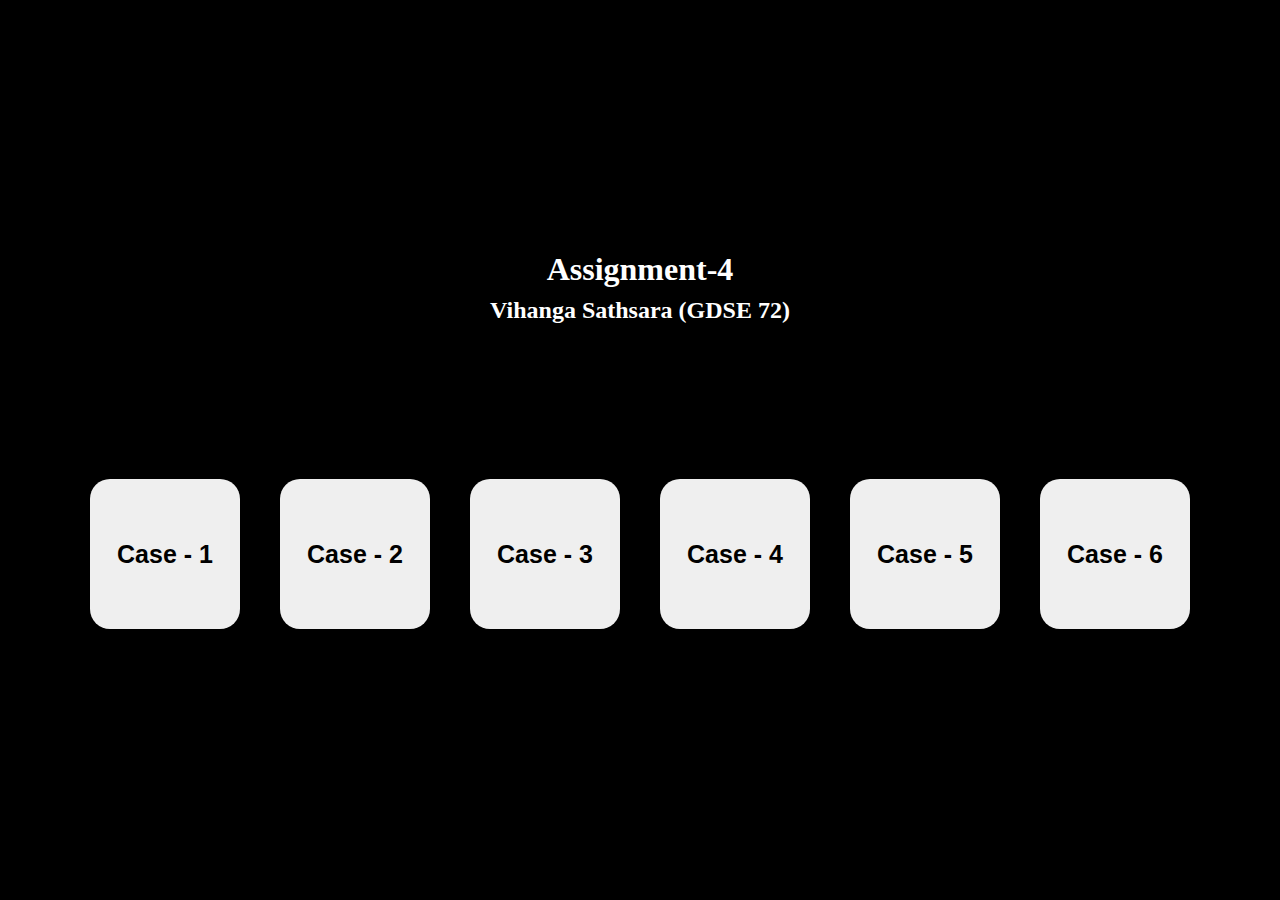
<file: index.html>
<!DOCTYPE html>
<html lang="en">
<head>
    <meta charset="UTF-8">
    <meta name="viewport" content="width=device-width, initial-scale=1.0">
    <title>Assignment Four</title>
    <link rel="stylesheet" href="/css/homepage.css">
</head>
<body>
        <h1>Assignment-4</h1>
        <h2>Vihanga Sathsara (GDSE 72)</h2>
        <div>
            <button><a href="/pages/case_1.html">Case - 1</a></button>
            <button><a href="/pages/case_2.html">Case - 2</a></button>
            <button><a href="/pages/case_3.html">Case - 3</a></button>
            <button><a href="/pages/case_4.html">Case - 4</a></button>
            <button><a href="/pages/case_5.html">Case - 5</a></button>
            <button><a href="/pages/case_6.html">Case - 6</a></button> 
        </div>
       
</body>
</html>
</file>
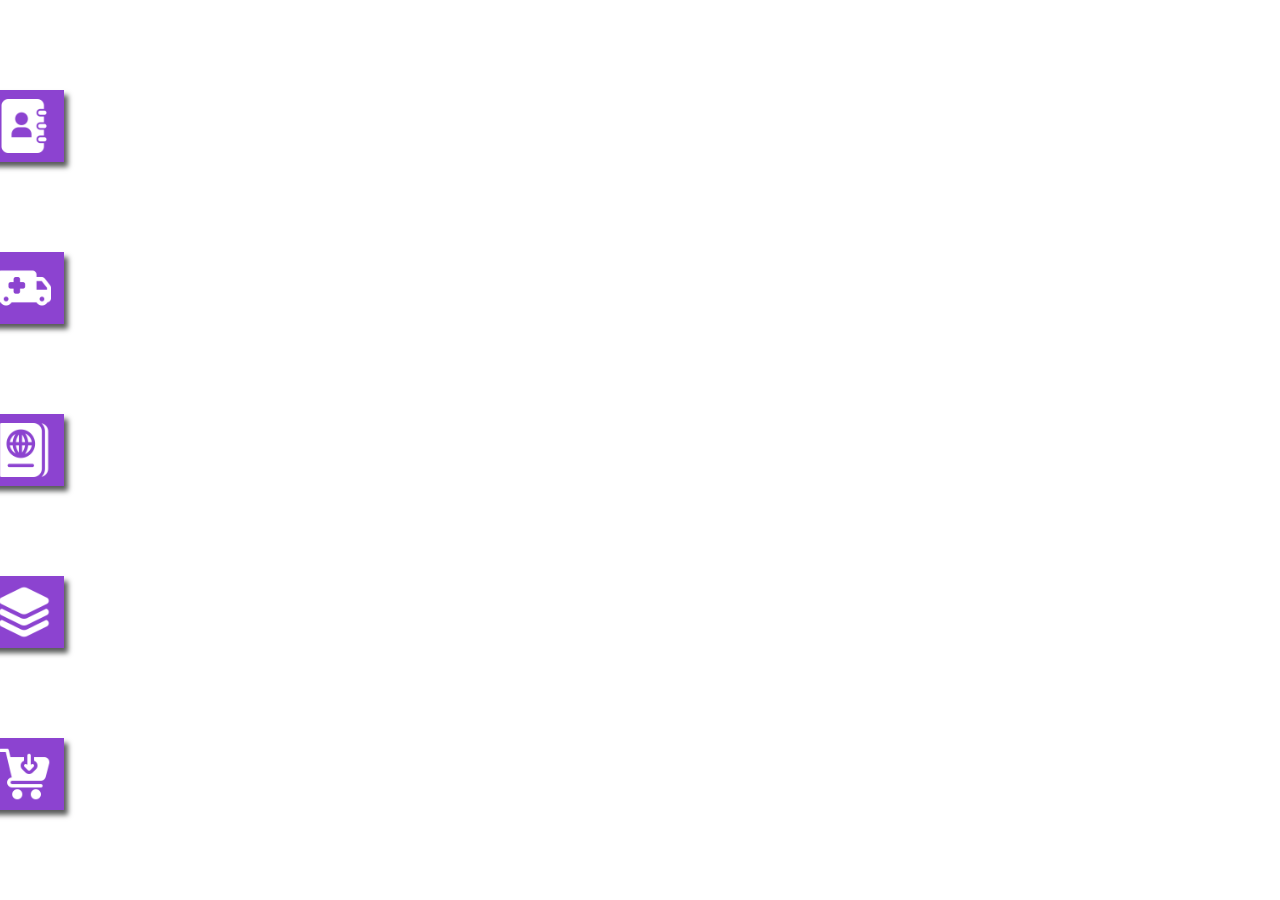
<file: pages/case_1.html>
<!DOCTYPE html>
<html lang="en">
<head>
    <meta charset="UTF-8">
    <meta name="viewport" content="width=device-width, initial-scale=1.0">
    <title>Case One</title>
    <link rel="stylesheet" href="/css/case_1.css">
</head>
<body>

    <section>
        <div class="menu menu1">
            <span>Menu One</span>
            <img src="/assets/images/notebook-of-contacts.png" alt="contacts">
        </div>
        <div class="menu menu2">
            <span>Menu Two</span>
            <img src="/assets/images/ambulance.png" alt="ambulance">
        </div>
        <div class="menu menu3">
            <span>Menu Three</span>
            <img src="/assets/images/passport.png" alt="passport">
        </div>
        <div class="menu menu4">
            <span>Menu Four</span>
            <img src="/assets/images/layer.png" alt="layer">
        </div>
        <div class="menu menu5">
            <span>Menu Five</span>
            <img src="/assets/images/add-cart.png" alt="cart">
        </div>
    </section>
    
</body>
</html>
</file>
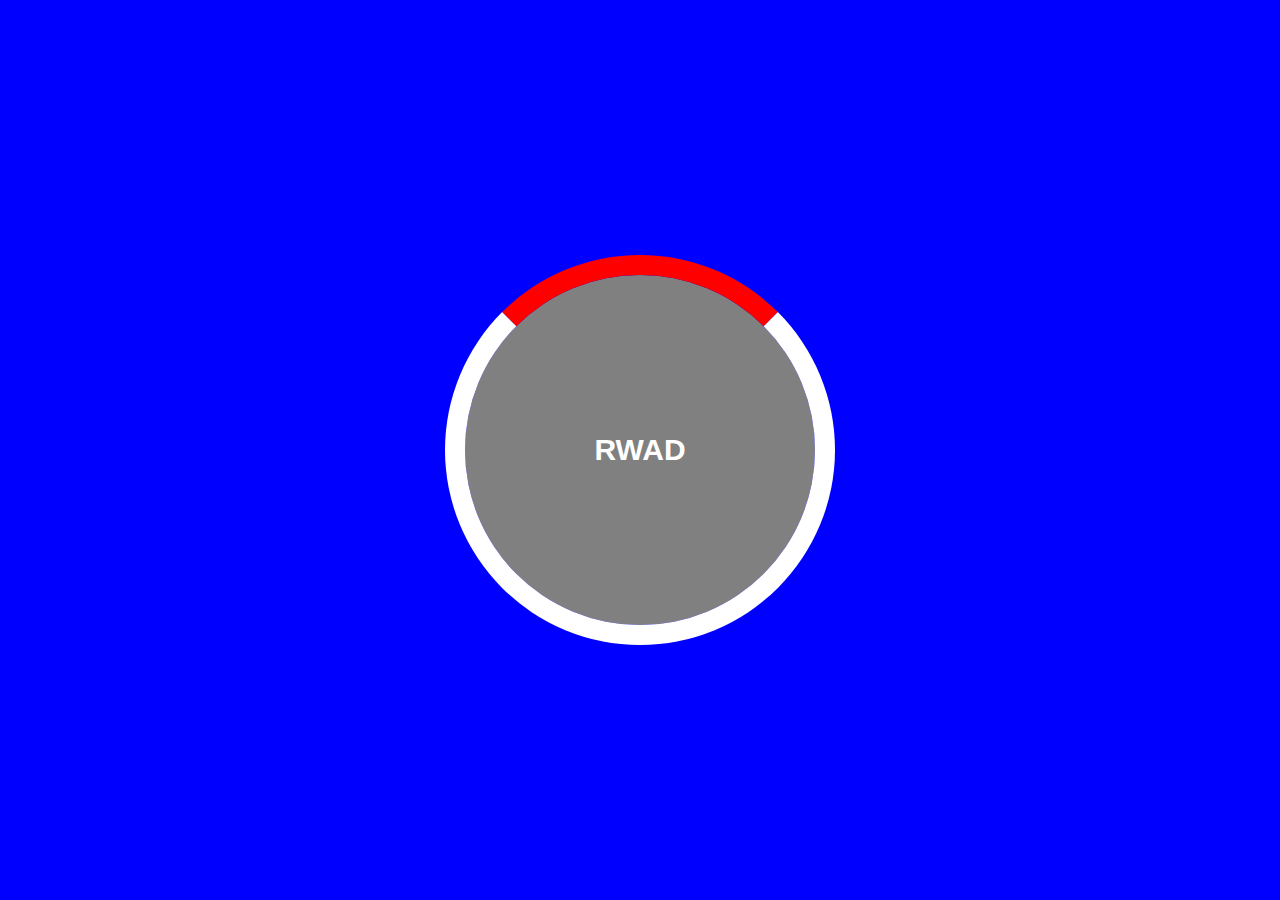
<file: pages/case_2.html>
<!DOCTYPE html>
<html lang="en">
<head>
    <meta charset="UTF-8">
    <meta name="viewport" content="width='device-width', initial-scale=1.0">
    <title>Case Two</title>
    <link rel="stylesheet" href="/css/case_2.css">
</head>
<body>
    <div id="circle">
    </div>
    <div id="middleCircle">
        <span>RWAD</span>
    </div>
</body>
</html>
</file>
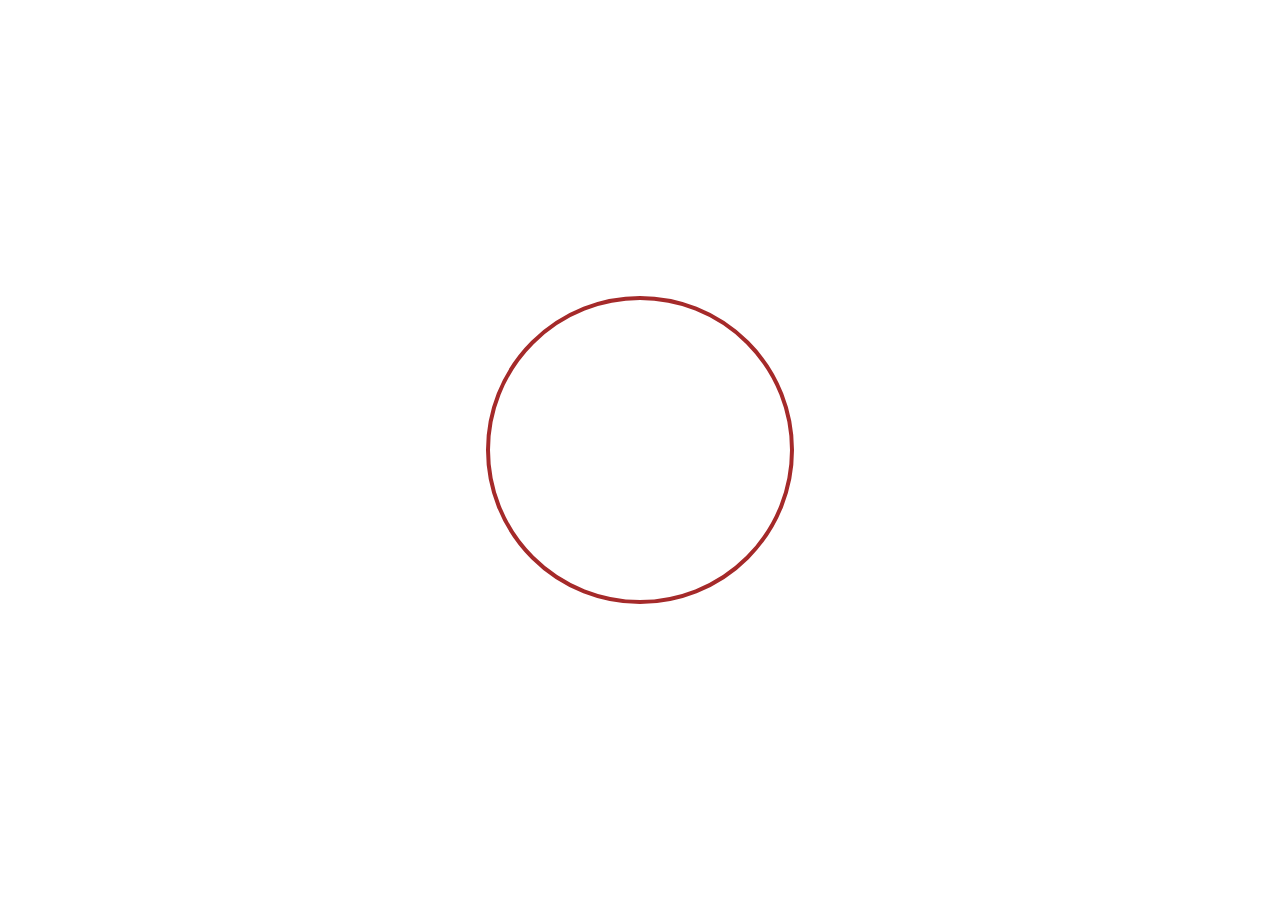
<file: pages/case_4.html>
<!DOCTYPE html>
<html lang="en">
<head>
    <meta charset="UTF-8">
    <meta name="viewport" content="width=device-width, initial-scale=1.0">
    <title>Case Four</title>
    <link rel="stylesheet" href="/css/case_4.css">
</head>
<body>
    <div id="circle"></div>
</body>
</html>
</file>
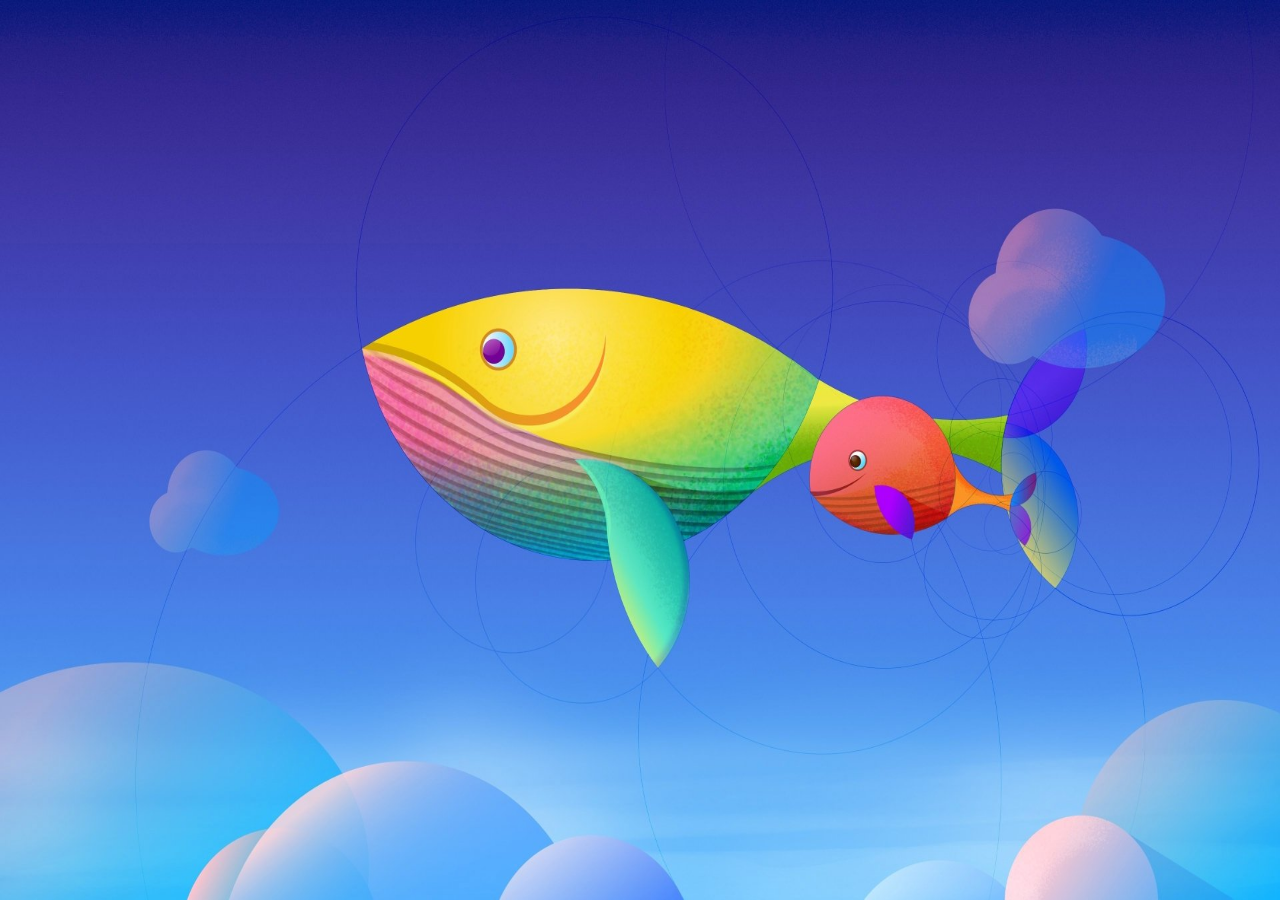
<file: pages/case_5.html>
<!DOCTYPE html>
<html lang="en">
<head>
    <meta charset="UTF-8">
    <meta name="viewport" content="width=device-width, initial-scale=1.0">
    <title>Case Five</title>
    <link rel="stylesheet" href="/css/case_5.css">
</head>
<body>
    <div class="container">
      <div class="backgrounds">
        <img src="/assets/images/sarek-national-park-jokkmokk-sweden-unsplash-265475-1024.jpg" alt="">
      </div>
      <div class="backgrounds">
        <img src="/assets/images/bird.jpg" alt="">
      </div>
      <div class="backgrounds">
        <img src="/assets/images/wp4734210-deepin-wallpapers.jpg" alt="">
      </div>
      <div class="backgrounds">
        <img src="/assets/images/animefish.jpg" alt="">
      </div>
    </div>
</body>
</html>
</file>
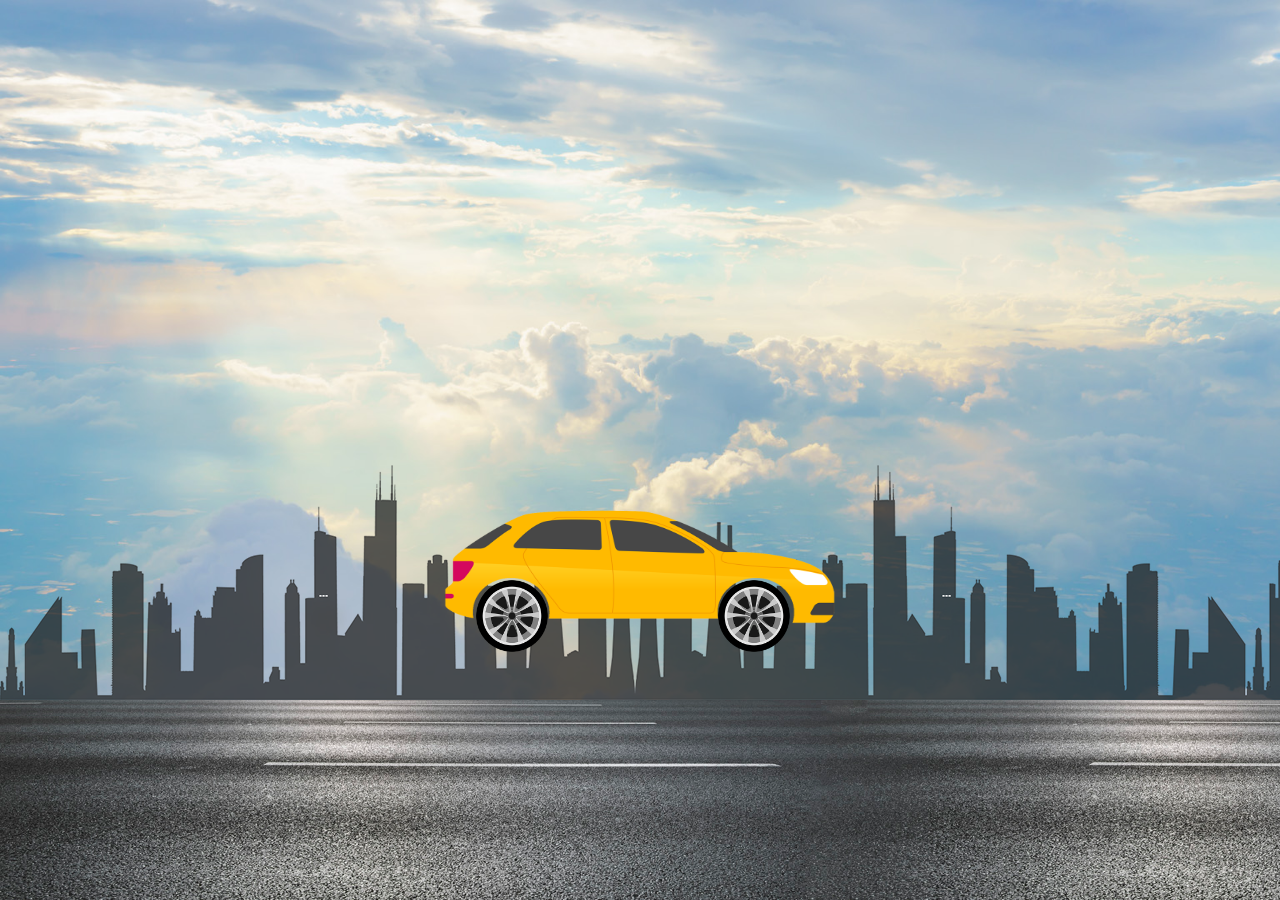
<file: pages/case_6.html>
<!DOCTYPE html>
<html lang="en">
<head>
    <meta charset="UTF-8">
    <meta name="viewport" content="width=device-width, initial-scale=1.0">
    <title>Case Six</title>
    <link rel="stylesheet" href="/css/case_6.css">
</head>
<body>
    <div class="container">
    
        <div class="town">
            <div class="city">
                <img src="/assets/images/city.png" alt="">
                <img src="/assets/images/city.png" alt="">
                <img src="/assets/images/city.png" alt="">
                <img src="/assets/images/city.png" alt="">
            </div>
            <div class="road">
                <img src="/assets/images/road.jpg" alt="">
                <img src="/assets/images/road.jpg" alt="">
            </div>
        </div>

        <div class="car">
            <div>
                
            </div>
            <img src="/assets/images/car.png" alt="" class="vehicle">
            <img src="/assets/images/wheel.png" alt="" class="wheel frontwheel">
            <img src="/assets/images/wheel.png" alt="" class="wheel backwheel">
        </div>
       
    </div>
</body>
</html>
</file>
<file: css/homepage.css>
body{
    position: absolute;
    background-color: black;
    margin: 0;
    top: 50%;
    left: 50%;
    transform: translate(-50%,-50%);

}
h1{
    margin: 0;
    color: #ffffff;
    text-align: center;
    margin-bottom: 1vh;
}

h2{
    margin: 0;
    color: #ffffff;
    text-align: center;
    margin-bottom: 15vh;
}

div{
    margin: 0;
    display: flex;
    align-items: center;
    justify-content:center;
}

button{
    height: 150px;
    width: 150px;
    border-radius: 20px;
    margin: 20px;
    border: #ffffff;
    cursor: pointer;
    transition: background-color 1s ease-in-out;
}

button a{
    font-size: 25px;
    font-weight: bold;
    text-decoration: none;
    color: black;
    transition: color 1s ease-in-out;
}

button:hover {
    background-color: #007BFF;
    color: white;
    transform: translateY(-5px);
    box-shadow: 0 6px 12px white;
}

button:hover a {
    color: #ffffff; 
}
</file>
<file: css/case_1.css>
body{
    margin: 0;
}

section{
    height: 100vh;
    position: relative;  
    display: flex;
    flex-direction: column;
    justify-content: space-evenly; 
}

img{
    height: 6vh;
    margin-right: 1vw;
}

span{
    margin-left: 2vw;
    color: white;
    font-weight: bold;
    font-size: 1.5rem;
}
.menu{
    background-color: rgb(140, 67, 208);    
    height: 8vh;
    width: 25vw;
    align-items: center;
    display: flex;
    flex-direction: row;
    justify-content: space-between; 
    box-shadow: 4px 5px 5px rgb(90, 92, 91);
    margin-left: -20vw;
    transition: transform 1.2s ease-in-out;
   
}

.menu:hover{
    transform: translateX(19vw);
}
</file>
<file: css/case_2.css>
body{
    margin: 0;
    background-color: blue;
    display: flex;
    align-items: center;
    justify-content: center;
    height: 100vh;
}

#circle{
    position: absolute;
    height: 350px;
    width: 350px;
    border: 20px solid white;
    border-radius: 50%;
    border-top-color:red;
    cursor: pointer;
}

#middleCircle{
    height: 350px;
    width: 350px;
    border-radius: 50%;
    background-color: grey;
}

span{
    position: absolute;
    top: 50%;
    left: 50%;
    transform: translate(-50%,-50%);
    font-family: 'Segoe UI', Tahoma, Geneva, Verdana, sans-serif;
    font-size: 30px;
    color: white;
    font-weight: bold;

}
#circle:hover{
    transform: rotate(360deg);
    transition: all 2s ease;
}
</file>
<file: css/case_4.css>
body{
    margin: 0;
    display: flex;
    justify-content: center;
    align-items: center;
    height: 100vh;
}

#circle{
    position: relative;
    width: 300px;
    height: 300px;
    border: 4px solid brown;
    border-radius: 50%;

    animation: waterdrop 2s linear infinite;
}

@keyframes waterdrop{
    from{
        width: 0;
        height: 0;
        opacity: 1;
    }to{
        opacity: 0;
    }
}
</file>
<file: css/case_5.css>
body{
    margin: 0;
}

.container{
    position: relative;
    height: 100vh;
    width: 400%;
    display: flex;
    flex-direction: row-reverse;
    animation: slide 20s linear infinite;
}

.backgrounds{
    height: 100vh;
    width: 100vw;
}

img{
    height: 100%;
    width: 100%;
}

@keyframes slide{
    0%,10% {
        left: -300%;
    }

    16%,26%{
        left: -200%;
    }
   
    32%,42%{
        left: -100%;
    }

    48%,58%{
        left: 0%;
    }
   
    64%,74%{
        left: -100%;
    }
   
    80%,90%{
        left: -200%;
    }
   
    96%,100%{
        left: -300%;
    }
}
</file>
<file: css/case_6.css>
body{
    margin: 0;
    overflow-y: hidden;
    overflow-x: hidden;
}

.container{
  height: 100vh;
  width: 100%;
  background-image: url(/assets/images/sky.jpg);
  background-size: cover;
  background-position: center;
}

.town{
  position:absolute;
  width: 200%;
  height: 100vh;
  bottom: 0;
  display: flex;
  flex-direction: row;
}


.city{
 position: absolute;
 height: 250px;
 display: flex;
 flex-direction: row;
 bottom: 200px;
 animation: city 5s ease-in-out infinite;
}

.road{
  position: absolute;
  height: 200px;
  bottom: 0;
  display: flex;
  flex-direction: row;
  animation: road 5s ease-in-out infinite;
}

@keyframes city{
  0%{
   transform: translateX(0);
  }
  100%{
    transform: translateX(-200vw);
  }
}

@keyframes road{
  0%{
   transform: translateX(0);
  }
  100%{
    transform: translateX(-320vw);
  }
}

.car{
  left: 50%;
  position: absolute;
  top: 500px;
  transform: translate(-50%);
}

.vehicle{
  position: absolute;
  height: 150px;
  width: 400px;
  left: 50%;
  transform: translate(-50%);
}
.car>.wheel{
  position: absolute;
  width: 72px;
  height: 72px;
  top: 80px;
  right: 92px;
  animation: wheel 5s ease-in-out infinite;
}

.car>.frontwheel{
  left: 78px
}

@keyframes wheel{
    0%{
        transform: rotate(0deg);
    }
  
  
    100%{
        transform: rotate(1200deg);
    }

}
</file>
